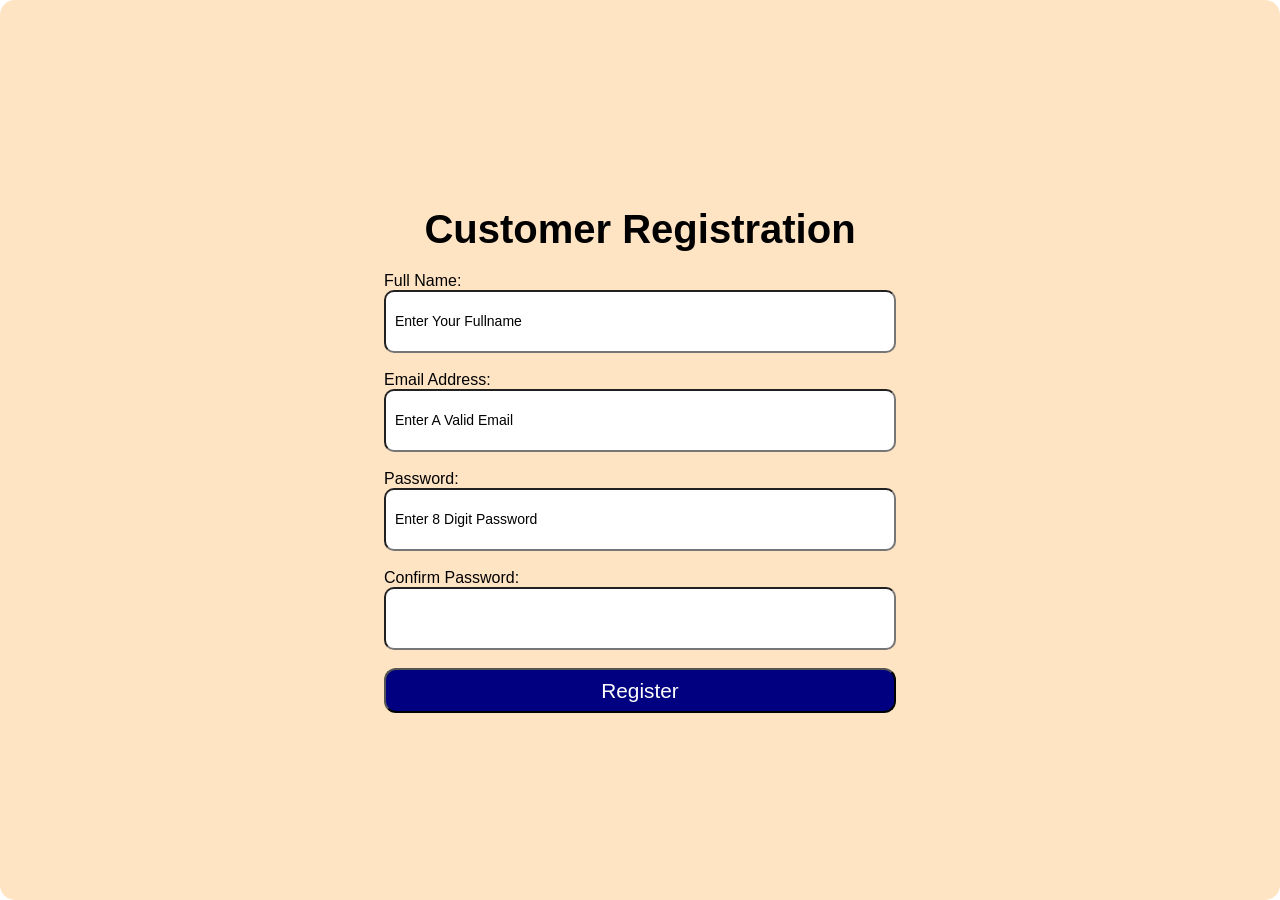
<file: index.html>
<!DOCTYPE html>
<html lang="en">

<head>
    <meta charset="UTF-8">
    <meta name="viewport" content="width=device-width, initial-scale=1.0">
    <title>Document</title>
    <link rel="stylesheet" href="./style.css">
</head>


<body>

    <div class="Register">

        <div class="register-container">

            <h1 class="form-header">Customer Registration</h1>

            <form id="registerForm">

                <label>Full Name:</label><br>
                <input type="text" id="fullname" placeholder="Enter your fullname" required><br><br>

                <label>Email Address:</label><br>
                <input type="text" id="email" placeholder="Enter a valid email" required><br><br>

                <label>Password:</label><br>

                <input type="password" id="password" placeholder="enter 8 digit password" required><br><br>
                <label>Confirm Password:</label><br>
                <input type="password" id="confirmPassword" required><br><br>
                <p id="feedback"></p>
                <button type="submit">Register</button>

            </form>

        </div>
        <!-- <p id="feedback"></p> -->
    </div>
    <script>

        let form = document.getElementById("registerForm");
        let fullname = document.getElementById("fullname");
        let email = document.getElementById("email");
        let password = document.getElementById("password");
        let confirmPassword =
            document.getElementById("confirmPassword");
        let feedback = document.getElementById("feedback");

        form.addEventListener("submit", function (event) {


            event.preventDefault();

            if (
                fullname.value.trim() == "" ||
                email.value.trim() == "" ||
                password.value == "" ||
                confirmPassword.value == ""
            ) {
                feedback.innerHTML = "Please complete all fields.";
                feedback.style.color = "red";
            }

            else if (!email.value.includes("@")) {
                feedback.innerHTML =
                    "Please enter a valid email address.";
                feedback.style.color = "red";
            }

            else if (password.value.length < 6) {
                feedback.innerHTML =
                    "Your password must contain at least 8 characters.";
                feedback.style.color = "red";
            }

            else if (password.value != confirmPassword.value) {
                feedback.innerHTML =
                    "Your passwords do not match.";
                feedback.style.color = "red";
            }

            else {
                feedback.innerHTML =
                    "Registration completed successfully!";
                feedback.style.color = "green";
                setTimeout(function () {
                    window.location.href = "adorn.html";
                }, 2000);
            }

        });

    </script>

</body>

</html>
</file>
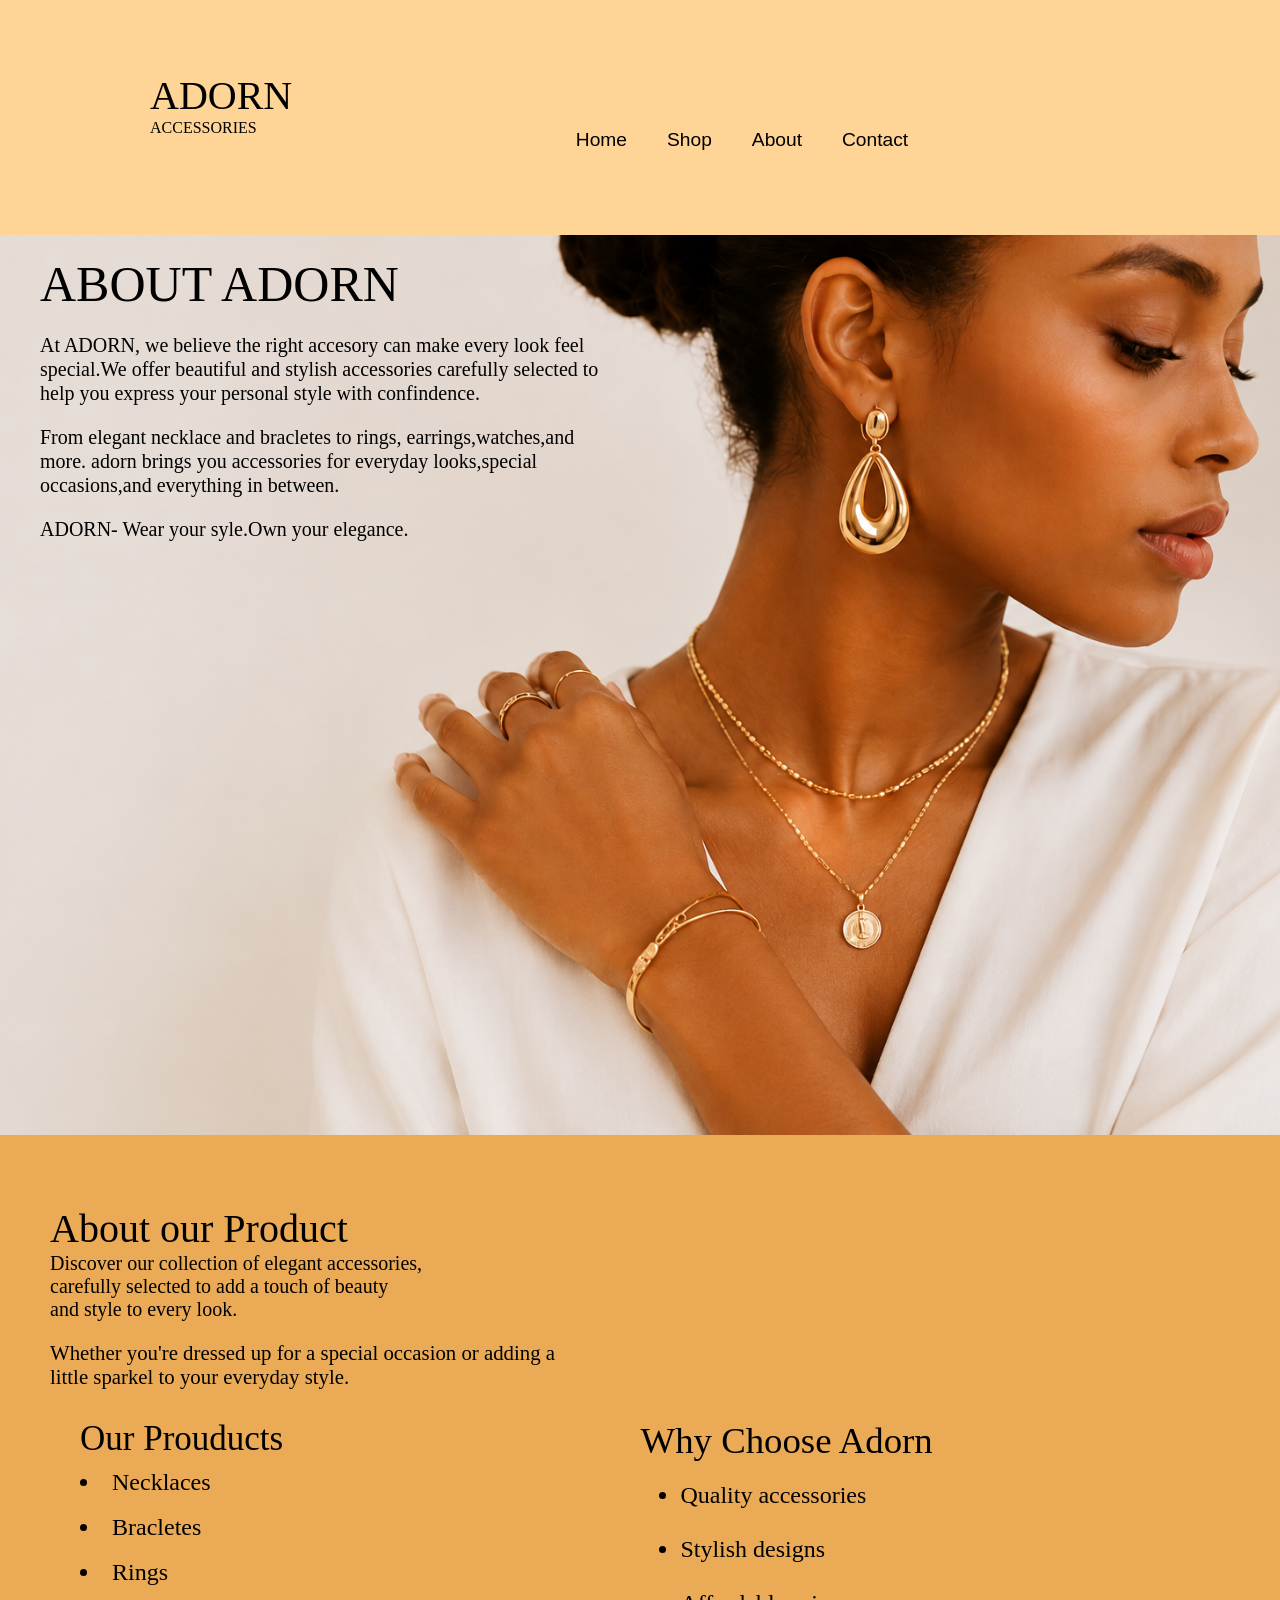
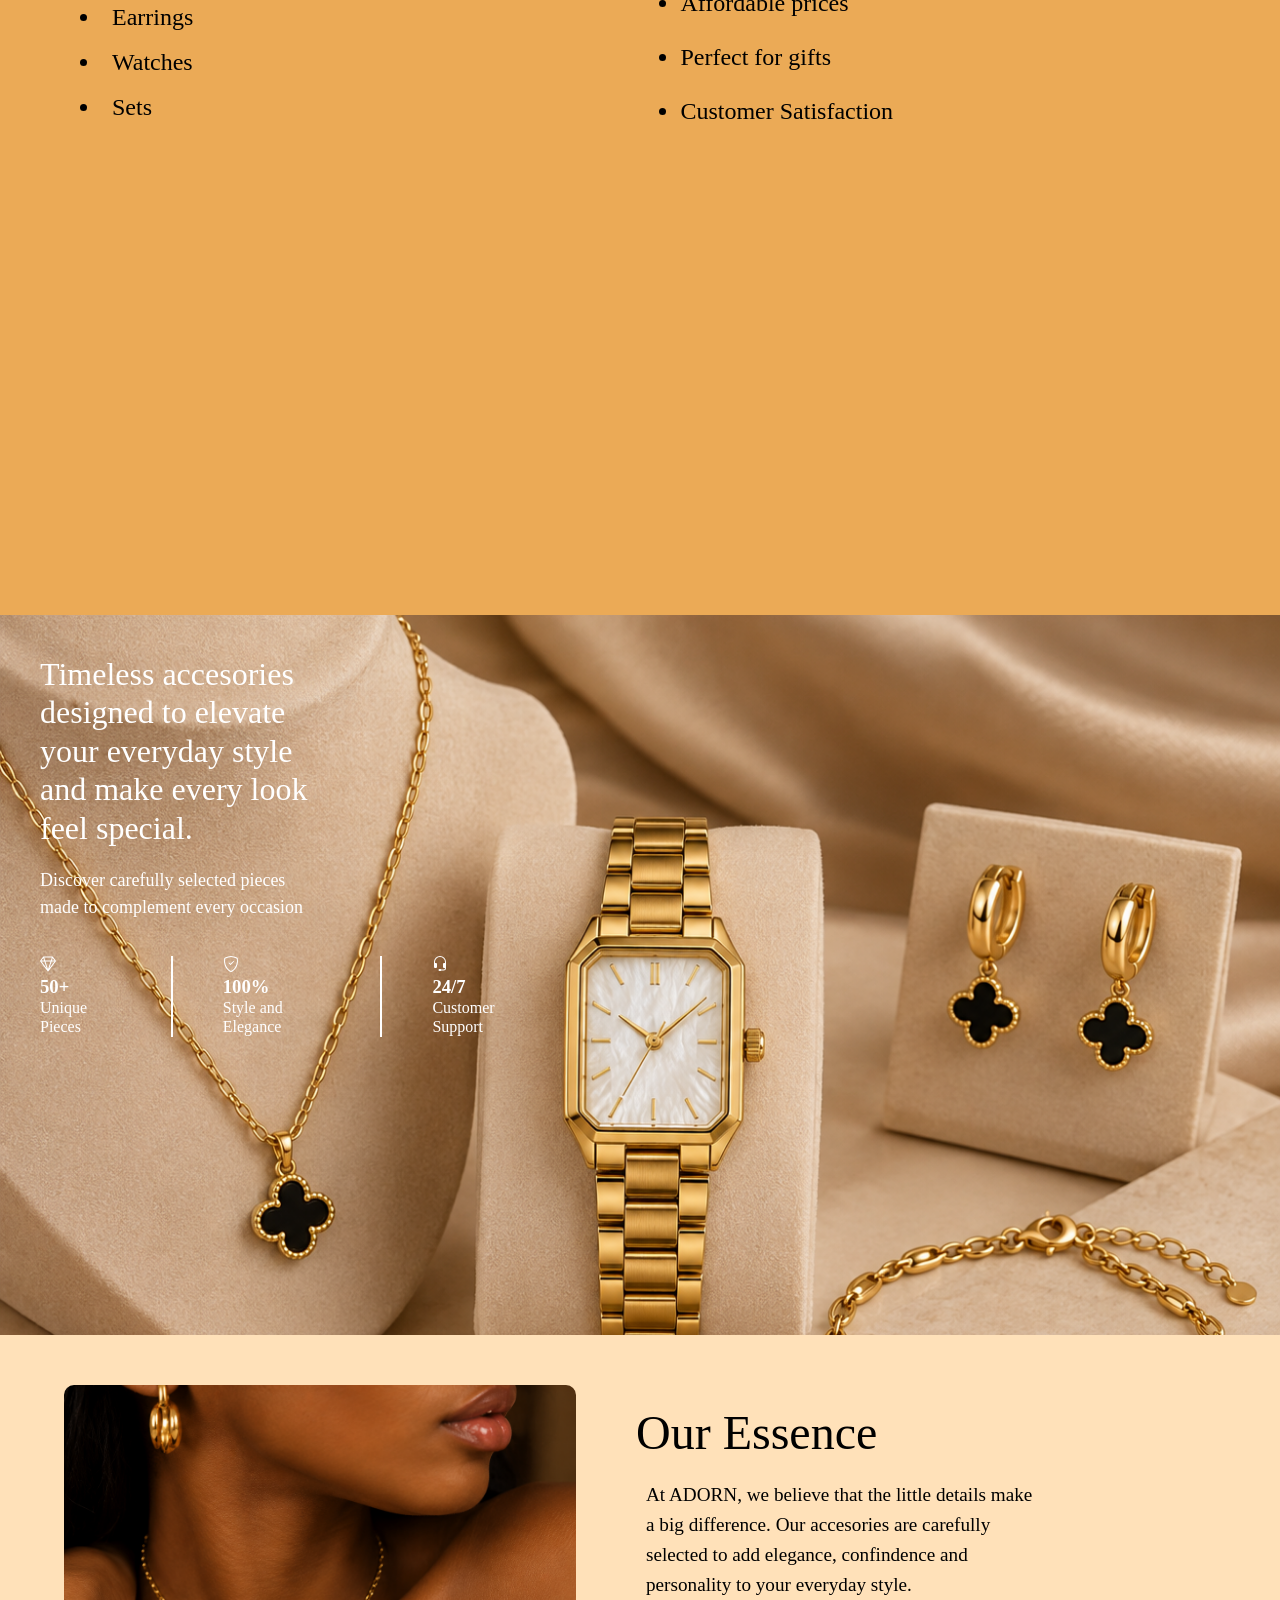
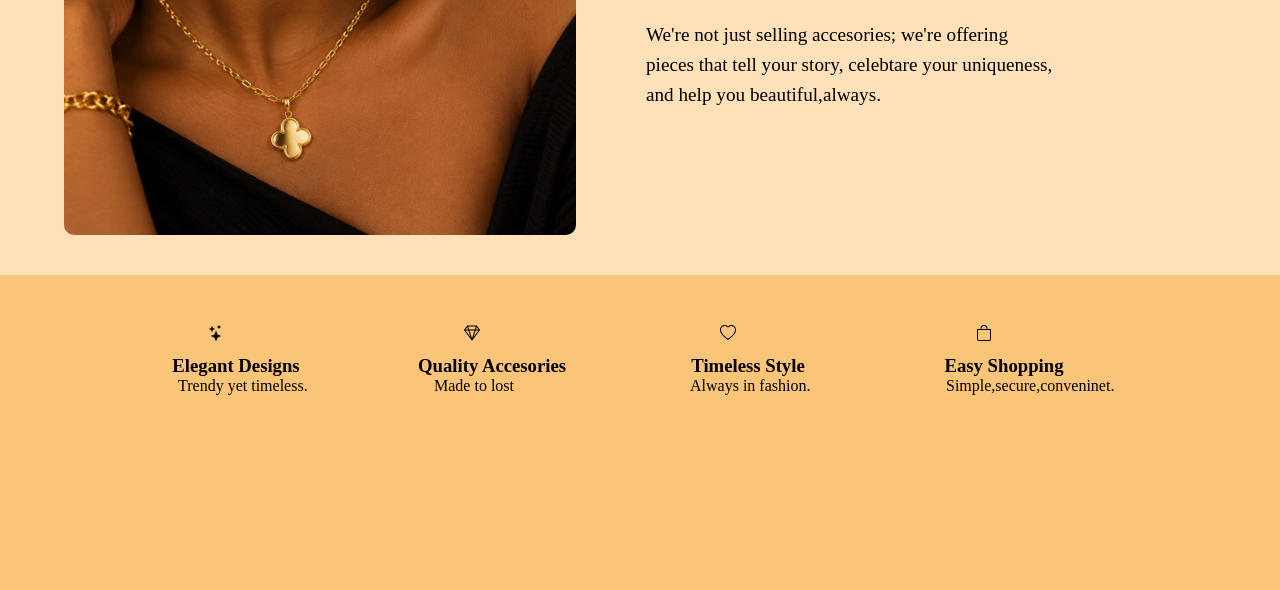
<file: About.html>
<!DOCTYPE html>
<html lang="en">

<head>
    <meta charset="UTF-8">
    <meta name="viewport" content="width=device-width, initial-scale=1.0">
    <title>Document</title>
    <link rel="stylesheet" href="About.css">
</head>

<body>

    <body>
        <header class="head">
            <div class="navigation">
                <div class="adorn">
                    <p class="access"><span class="tea">adorn</span><br>accessories</p>

                </div>
                <div class="nava">


                    <ul class="unorder">
                        <li class="list"><a href="./adorn.html" class="anch">Home</a></li>
                        <li class="list"><a href="./shop.html" class="anch">Shop</a></li>
                        <li class="list"><a href="./About.html" class="anch">About</a></li>
                        <li class="list"><a href="./Contact.html" class="anch">Contact</a></li>
                    </ul>

                </div>

            </div>

        </header>
        <section class="sect-1">
            <div class="ELE">
                <p class="Ele">ABOUT ADORN</p>
                <div class="BR">At ADORN, we believe the right accesory can make every
                    look feel special.We offer beautiful and stylish accessories carefully
                    selected to help you express your personal style with confindence. <br>
                    <div class="paragraph">
                        <p class="elegant">
                            From elegant necklace and bracletes to rings, earrings,watches,and more.
                            adorn brings you accessories for everyday looks,special occasions,and everything in between.
                        </p>
                     
                        <p class="style">
                            ADORN- Wear your syle.Own your elegance.
                        </p>

                    </div>


                </div>
            </div>
        </section>
        <section class="container">
            <p class="intro">About our Product</p>
            <p class="Text">Discover our collection of elegant accessories,<br>
                carefully selected to add a touch of beauty <br>
                and style to every look.
            </p>
            <p class="paragraph3">
                Whether you're dressed up for a special occasion or adding a <br> little sparkel to your
                everyday style. <br>

            </p>
            <div class="wrapper">
                <div class="div">
                    <p class="Product">
                        Our Prouducts
                    </p>
                    <li>Necklaces</li> <br>
                    <li>Bracletes</li><br>
                    <li>Rings</li><br>
                    <li>Earrings</li><br>
                    <li>Watches</li><br>
                    <li>Sets</li>

                </div>
                <!-- <p class="paragraph4">Why Choose Adorn</p> -->

                <div class="styles-wrapper">
                    <p>Why Choose Adorn</p>
                    <ul>
                        <li>Quality accessories</li><br>
                        <li>Stylish designs</li><br>
                        <li>Affordable prices</li><br>
                        <li>Perfect for gifts</li><br>
                        <li>Customer Satisfaction</li>
                    </ul>
                </div>
            </div>
        </section>
        <section class="section-wrapper">

            <div class="about-text">

                <p>Timeless accesories <br>
                    designed to elevate <br>
                    your everyday style <br>
                    and make every look <br>
                    feel special.

                </p>
                <span class="span-text">
                    Discover carefully selected pieces <br>
                    made to complement every occasion
                </span>

                <div class="numbers">

                    <div class="stat">
                        <img src="./gem (1).svg" alt="">
                        <h3>50+</h3>
                        <p>Unique Pieces</p>
                    </div>
                    <hr>
                    <div class="number">
                        <p><img src="./shield-check.svg" alt="shield"></p>
                        <h3>100%</h3>
                        <p>Style and Elegance</p>
                    </div>
                  <hr>
                    <div class="number">
                        <img src="./headset.svg" alt="">
                        <h3>24/7</h3>
                        <p>Customer Support</p>

                    </div>
                </div>
            </div>

        </section>

        <section class="text-section">
            <div class="text-divs">
                <img src="./section.png" alt="" class="sec-holder">
            </div>
            <div class="text-div">
                <h1>Our Essence</h1>
                <p class="Essence-paragraph">At ADORN, we believe that the little details make <br> a big difference.
                    Our accesories are carefully <br> selected to add elegance, confindence and <br> personality to your
                    everyday style.</p>
                <p class="Essence-paragraph">
                    We're not just selling accesories; we're offering <br> pieces that tell
                    your story, celebtare your uniqueness, <br> and help you beautiful,always.
                </p>
            </div>
        </section>
        <section class="image-only">
            
            <div class="div-1">
                <img src="./stars.svg" alt="stars">
                <h3>Elegant Designs</h3>
                <p>Trendy yet timeless.</p>
            </div>
            <!-- <hr> -->
            <div class="div-1">
                <img src="./gem (1).svg" alt="">
                <h3>Quality Accesories</h3>
                <p>Made to lost</p>
            </div>
            <!-- <hr> -->
            <div class="div-1"> <img src="./heart.svg" alt="">
                <h3>Timeless Style</h3>
                <p>Always in fashion.</p>
            </div>
            <!-- <hr> -->
            <div class="div-1"> <img src="./bag (1).svg" alt="">
                <h3>Easy Shopping</h3>
                <p>Simple,secure,conveninet.</p>
            </div>
        </section>
    </body>

</html>
</body>

</html>
</file>
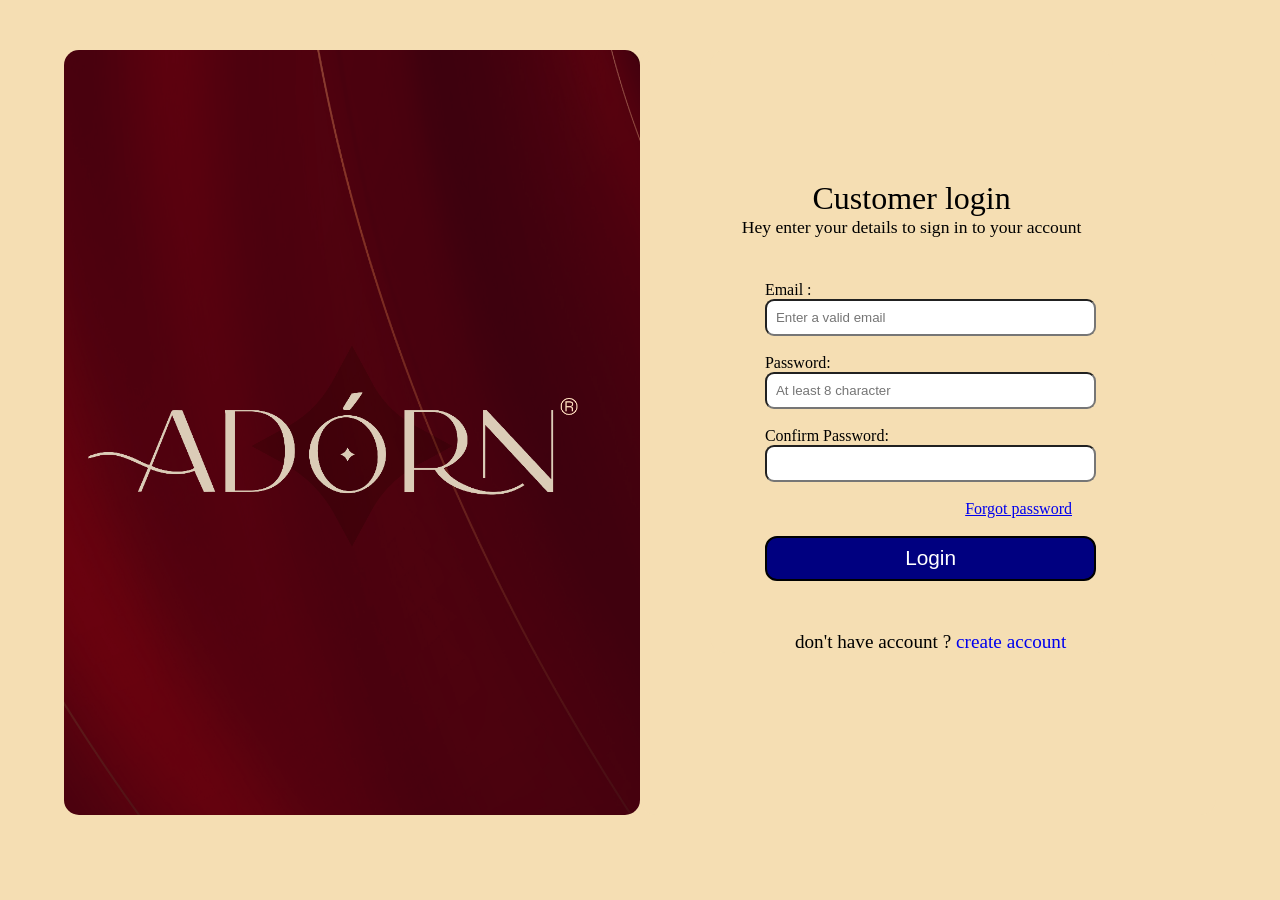
<file: adon.html>
<!DOCTYPE html>
<html lang="en">

<head>
    <meta charset="UTF-8">
    <meta name="viewport" content="width=device-width, initial-scale=1.0">
    <title>Document</title>
    <link rel="stylesheet" href="adon.css">
</head>

<body>

    <header class="head">
        <div class="card">

        </div>
        <div class="box">

            <div class="box-1">

                <div class="inner-container">
                   
                    <div class="Password">
                        <p class="text">Customer login</p>
                        <span class="span">Hey enter your details to sign in to your account</span>


                    </div>
                    <div class="register">
                        <form id="registerForm">


                            <label>Email :</label><br>
                            <input type="text" id="email" placeholder="Enter a valid email"><br><br>
                            <small class="error" id="emailError"></small>

                            <label>Password:</label><br>
                            <input type="password" id="password" placeholder="At least 8 character"><br><br>
                            <small class="error" id="passwordError"></small>
                            <label>Confirm Password:</label><br>
                            <input type="password" id="confirmPassword"><br><br>
                            <p class="from"><a href="./acess.html">Forgot password</a></p>
                            <p id="successfullMessage" role="status"></p>
                            <p id="feedback"></p><br>

                            <button type="submit">Login</button>

                            <p class="paragraph">don't have account ? <span class="sp"><a href="./acess.html"
                                        class="border">create account</a></span></p>
                        </form>

                    </div>
                </div>

                <script>
                
                    let form = document.getElementById("registerForm");
                    let email = document.getElementById("email");
                    let password = document.getElementById("password");
                    let confirmPassword =
                        document.getElementById("confirmPassword");
                    let feedback = document.getElementById("feedback");

                    form.addEventListener("submit", function (event) {


                        event.preventDefault();

                        if (

                            email.value.trim() == "" ||
                            password.value == "" ||
                            confirmPassword.value == ""
                        ) {
                            feedback.innerHTML = "Please complete all fields.";
                            feedback.style.color = "red";
                        }

                        else if (!email.value.includes("@")) {
                            feedback.innerHTML =
                                "Please enter a valid email address.";
                            feedback.style.color = "red";
                        }

                        else if (password.value.length < 6) {
                            feedback.innerHTML =
                                "Your password must contain at least 6 characters.";
                            feedback.style.color = "red";
                        }

                        else if (password.value != confirmPassword.value) {
                            feedback.innerHTML =
                                "Your passwords do not match.";
                            feedback.style.color = "red";
                        }

                        else {
                            feedback.innerHTML =
                                "Registration completed successfully!";
                            feedback.style.color = "green";

                            setTimeout(function () {
                                window.location.href = "index.html";
                            }, 2000);
                        }


                    });
                </script>
            </div>
        </div>
    </header>

</body>

</html>
</file>
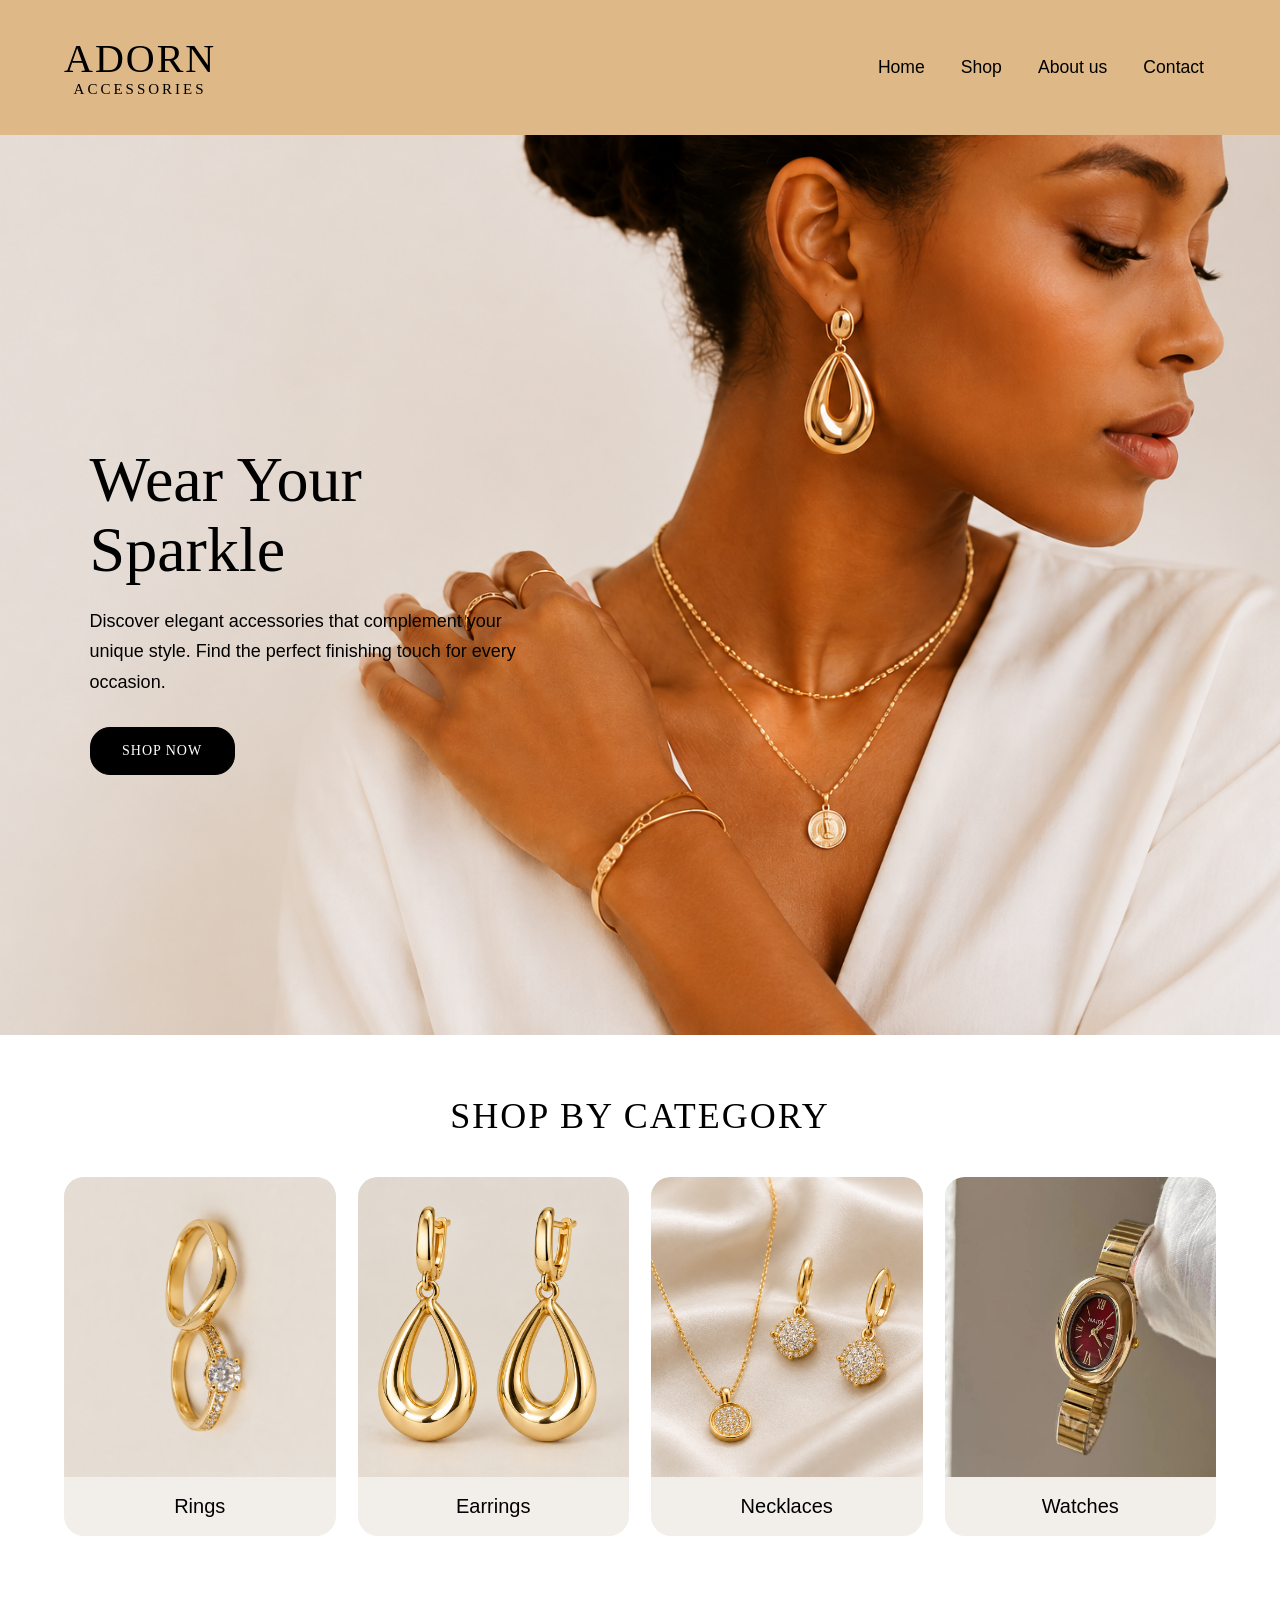
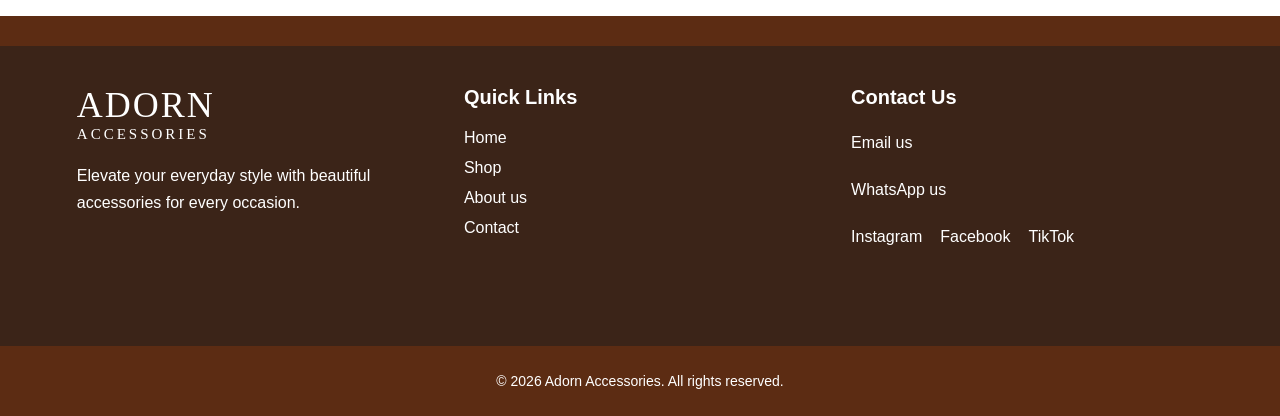
<file: adorn.html>
<!DOCTYPE html>
<html lang="en">

<head>
    <meta charset="UTF-8">
    <meta name="viewport" content="width=device-width, initial-scale=1.0">
    <title>Adorn Accessories</title>
    <link rel="stylesheet" href="adorn.css">
</head>

<body>

    <header class="head">
        <nav class="navigation">

            <div class="adorn">
                <p class="access">
                    <span class="tea">adorn</span><br>
                    accessories
                </p>
            </div>
            <div class="nava">
                <button class="menu" id="menu" aria-label="Open navigation menu" aria-expanded="false">
                    <span></span>
                    <span></span>
                    <span></span>
                </button>

                <ul class="unorder" id="unorder">
                    <li><a class="anch" href="#">Home</a></li>
                    <li><a class="anch" href="./shop.html">Shop</a></li>
                    <li><a class="anch" href="./About.html">About us</a></li>
                    <li><a class="anch" href="./Contact.html">Contact</a></li>
                </ul>
            </div>

        </nav>
    </header>

    <section class="hero">
        <div class="hero-content">
            <h1 class="Ele">
                Wear Your<br>
                <span class="BR">Sparkle</span>
            </h1>

            <div class="DIV">
                Discover elegant accessories that complement
                your unique style. Find the perfect finishing
                touch for every occasion.
            </div>

            <a href="./shop.html" class="btn">SHOP NOW</a>
        </div>
    </section>

    <!-- SHOP BY CATEGORY -->
    <section class="shop">
        <h2>SHOP BY CATEGORY</h2>

        <div class="card-section">
            <div class="card-container">

                <a href="./shop.html" class="card">
                    <div class="card-image-holder">
                        <img src="./9f2d8865d27b560c31c0df69def8931ae2f6cd323769f10fa23291f0906a5303.png"
                            alt="Rings collection" class="card-image">
                    </div>
                    <p class="ring">Rings</p>
                </a>
                <a href="./shop.html" class="card">
                    <div class="card-image-holder">
                        <img src="./earrings.png" alt="Earrings collection" class="card-image">
                    </div>
                    <p class="ring">Earrings</p>
                </a>

                <a href="./shop.html" class="card">
                    <div class="card-image-holder">
                        <img src="./necklace.png" alt="Necklaces collection" class="card-image">
                    </div>
                    <p class="ring">Necklaces</p>
                </a>

                <a href="./shop.html" class="card">
                    <div class="card-image-holder">
                        <img src="./IMG-20260902-WA0265.jpg" alt="Watches collection" class="card-image">
                    </div>
                    <p class="ring">Watches</p>
                </a>

            </div>
        </div>
    </section>

    <footer class="footer">
        <div class="footer-wrapp">

            <div class="foot-links">
                <p class="access">
                    <span class="tea">adorn</span><br>
                    accessories
                </p>

                <p class="foot-paragraph">
                    Elevate your everyday style with
                    beautiful accessories for every occasion.
                </p>
            </div>

            <div class="foot-links">
                <h3>Quick Links</h3>
                <ul class="nav">
                    <li><a href="./adorn.html">Home</a></li>
                    <li><a href="./shop.html">Shop</a></li>
                    <li><a href="./About.html">About us</a></li>
                    <li><a href="./Contact.html">Contact</a></li>
                </ul>
            </div>

            <div class="foot-links">
                <h3>Contact Us</h3>

                <p class="foot-paragraph">
                    <a href="mailto:pregodwin201@gmail.com">
                        Email us
                    </a>
                </p>

                <p class="foot-paragraph">
                    <a href="https://wa.me/2349049629912">
                        WhatsApp us
                    </a>
                </p>

                <div class="image-holder">
                    <a href="https://www.instagram.com/">Instagram</a>
                    <a href="https://www.facebook.com/">Facebook</a>
                    <a href="https://www.tiktok.com/">TikTok</a>
                </div>
            </div>

        </div>

        <div class="last-footer">
            <p>&copy; 2026 Adorn Accessories. All rights reserved.</p>
        </div>
    </footer>

    <script>
        const menu = document.getElementById("menu");
        const unorder = document.getElementById("unorder");

        menu.addEventListener("click", function () {
            const isOpen = unorder.classList.toggle("show");
            menu.classList.toggle("active", isOpen);
            menu.setAttribute("aria-expanded", isOpen);
        });

        document.querySelectorAll(".anch").forEach(function (link) {
            link.addEventListener("click", function () {
                unorder.classList.remove("show");
                menu.classList.remove("active");
                menu.setAttribute("aria-expanded", "false");
            });
        });
    </script>

</body>

</html>
</file>
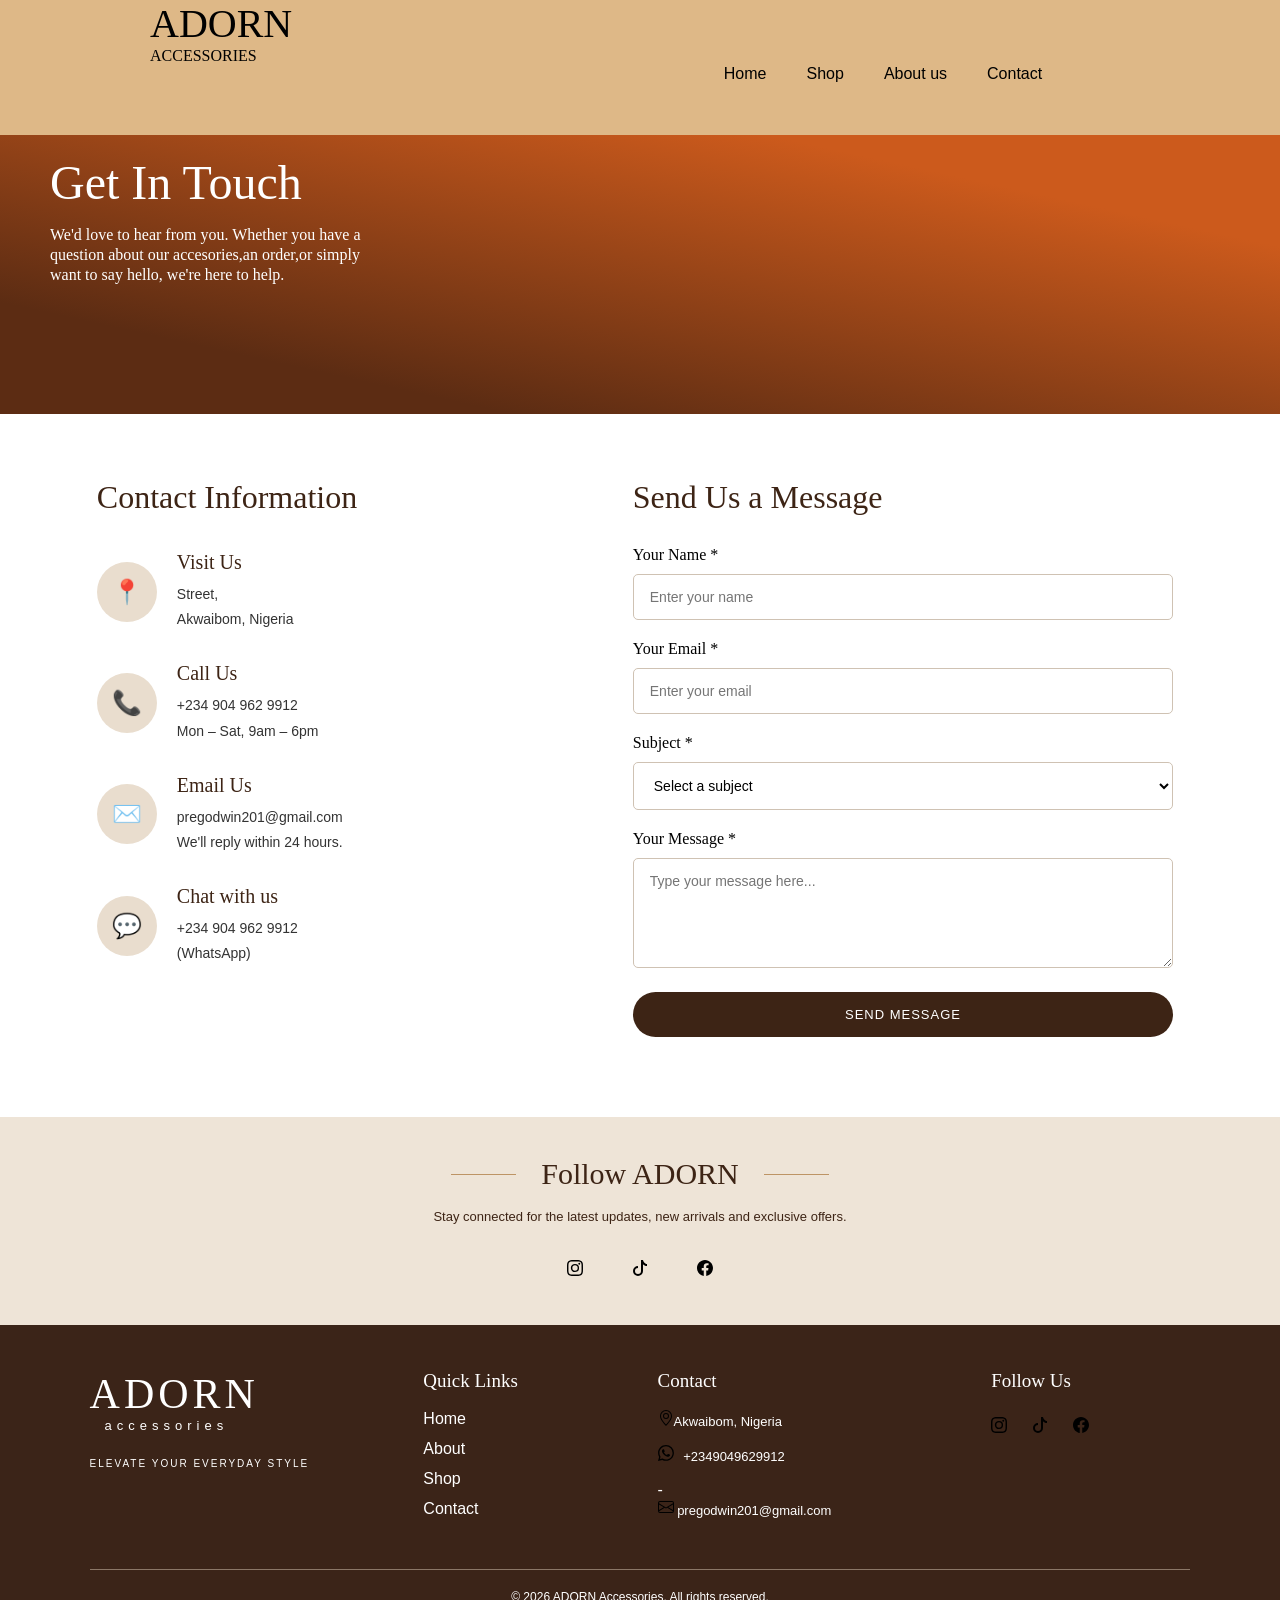
<file: Contact.html>
<!DOCTYPE html>
<html lang="en">

<head>
    <meta charset="UTF-8">
    <meta name="viewport" content="width=device-width, initial-scale=1.0">
    <title>Document</title>
    <link rel="stylesheet" href="contact.css">
    <link rel="stylesheet" href="script.js">
</head>

<body>
    <header class="head">
        <div class="navigation">
            <div class="adorn">
                <p class="access"><span class="tea">Adorn</span><br>accessories</p>

            </div>
            <div class="nava">


                <ul class="unorder">
                    <li class="list"><a href="./adorn.html" class="anch">Home</a></li>
                    <li class="list"><a href="./shop.html" class="anch">Shop</a></li>
                    <li class="list"><a href="./About.html" class="anch">About us</a></li>
                    <li class="list"><a href="#" class="anch">Contact</a></li>
                </ul>

            </div>
        </div>

    </header>
    <section class="CLASS">
        <div class="DEV">
            <h1 class="GET">Get In Touch</h1>
            <p>We'd love to hear from you. Whether you have a <br> question about our accesories,an order,or simply <br>
                want to say hello, we're here to help.
            </p>
        </div>
    </section>
    <section class="contact-section-1">
        <div class="contact-info">
            <h2>Contact Information</h2>

            <div class="info-item">
                <div class="icon-circle">📍</div>
                <div class="info-text">
                    <h3>Visit Us</h3>
                    <p> Street,<br>Akwaibom, Nigeria</p>
                </div>
            </div>

            <div class="info-item">
                <div class="icon-circle">📞</div>
                <div class="info-text">
                    <h3>Call Us</h3>
                    <p>+234 904 962 9912<br>Mon – Sat, 9am – 6pm</p>
                </div>
            </div>

            <div class="info-item">
                <div class="icon-circle">✉️</div>
                <div class="info-text">
                    <h3>Email Us</h3>
                    <p> pregodwin201@gmail.com<br>
                        We'll reply within 24 hours.</p>
                </div>
            </div>

            <div class="info-item">
                <div class="icon-circle">💬</div>
                <div class="info-text">
                    <h3>Chat with us</h3>
                    <p>+234 904 962 9912<br>(WhatsApp)</p>
                </div>
            </div>
        </div>
        <div class="contact-form">
            <h2>Send Us a Message</h2>

            <form id="contactForm" action="at">
                <div class="form-group">
                    <label for="name">Your Name *</label>
                    <input type="text" id="name" placeholder="Enter your name" required>
                </div>

                <div class="form-group">
                    <label for="email">Your Email *</label>
                    <input type="email" id="email" placeholder="Enter your email" required>
                </div>

                <div class="form-group">
                    <label for="subject">Subject *</label>
                    <select id="subject" required>
                        <option value="">Select a subject</option>
                        <option value="product">Product enquiry</option>
                        <option value="order">Order support</option>
                        <option value="delivery">Delivery question</option>
                        <option value="other">Other</option>
                    </select>
                </div>

                <div class="form-group">
                    <label for="message">Your Message *</label>
                    <textarea id="message" placeholder="Type your message here..." required></textarea>
                </div>
                <form action="https://formspree.io/f/xxxxxx" method="POST">

                    <button type="submit">SEND MESSAGE</button>
                </form>


                <p id="response"></p>
            </form>
        </div>
    </section>
    <section class="social-section">

        <div class="social-heading">
            <span></span>
            <h2>Follow ADORN</h2>
            <span></span>
        </div>

        <p>
            Stay connected for the latest updates,
            new arrivals and exclusive offers.
        </p>

        <div class="social-links">
            <a href="#" class="social-icon"><img src="./instagram.svg" alt=""></a>
            <a href="#" class="social-icon"><img src="./tiktok.svg" alt=""></a>
            <a href="#" class="social-icon"><img src="./facebook.svg" alt=""></a>
        </div>
    </section>
    <footer class="footer">

        <div class="footer-wrap">

            <!-- Brand -->
            <div class="footer-brand">
                <h1>ADORN</h1>
                <p class="accessories">accessories</p>
                <p class="tagline">ELEVATE YOUR EVERYDAY STYLE</p>
            </div>

            <!-- Quick Links -->
            <div class="footer-links">
                <h3>Quick Links</h3>
                <ul>
                    <li><a href="./adorn.html">Home</a></li>
                    <li><a href="./About.html">About</a></li>
                    <li><a href="./shop.html">Shop</a></li>
                    <li><a href="./Contact.html">Contact</a></li>
                </ul>
            </div>

            <!-- Contact -->
            <div class="footer-contact">
                <h3>Contact</h3>

                <p><img src="./geo-alt (1).svg" alt="">Akwaibom, Nigeria </p>


                <p><img src="./whatsapp (1).svg" alt="">
                    <a href="https://wa.me/2349049629912">
                        <i class="fa-brands fa-whatsapp"></i>
                        <span class="number">+2349049629912</span>
                    </a>
                </p>-

                <p><img src="./envelope.svg" alt=""> <a href="mailto:pregodwin201@gmail.com">
                        pregodwin201@gmail.com
                    </a></p>
            </div>

            <!-- Social Media -->
            <div class="footer-social">
                <h3>Follow Us</h3>
                <div class="social-icons">
                    <a href="https://instagram.com/" target="_blank" aria-label="Instagram"><img src="./instagram.svg"
                            alt=""></a>

                    <a href="https://tiktok.com/" target="_blank" aria-label="TikTok"><img src="tiktok.svg" alt=""></a>

                    <a href="https://facebook.com/" target="_blank" aria-label="Facebook"><img src="./facebook.svg"
                            alt=""></a>
                </div>
            </div>

        </div>

        <div class="footer-bottom">
            <p>© 2026 ADORN Accessories. All rights reserved.</p>
        </div>

    </footer>
</body>

</html>
</file>
<file: style.css>
* {
    margin: 0;
    padding: 0;
    box-sizing: border-box;
    font-family: 'Gill Sans', 'Gill Sans MT', Calibri, 'Trebuchet MS', sans-serif;
}

.Register {
    width: 100%;
    height: 100vh;
    /* border: 2px solid purple; */
    background-color: bisque;
    border-radius: 15px;
    display: flex;
    align-items: center;
    justify-content: center;
}

.register-container {
    width: 80%;
    height: fit-content;
    display: flex;
    flex-direction: column;
    align-items: center;
}

.form-header {
    text-align: center;

    font-weight: 30px;
    font-size: 2.5rem;
    padding: 20px 0px;
}

#registerForm {
    width: 50%;
    height: fit-content;
}

#fullname,
#email,
#password,
#confirmPassword {
    width: 100%;
    height: 7vh;
    padding: 9px;
    border-radius: 10px;
    /* border: 1px solid black; */
}

label {
    text-transform: capitalize;

}

input::placeholder {
    text-transform: capitalize;
    color: black;
    font-size: 14px;
}

button {
    height: 5vh;
    width: 100%;
    /* border: 2px solid black; */
    color: white;
    text-decoration: none;
    font-size: 1.3rem;
    background-color: navy;
    border-radius: 12px;
}

@media screen and (max-width: 1024px) {

    .Register {
        width: 100%;
        min-height: 100vh;
        height: auto;
        padding: 40px 20px;
    }

    .register-container {
        width: 90%;
    }

    .form-header {
        font-size: 2.2rem;
    }

    #registerForm {
        width: 70%;
    }

    #fullname,
    #email,
    #password,
    #confirmPassword {
        height: 50px;
    }

    button {
        height: 48px;
    }
}


/* MOBILE RESPONSIVENESS */
@media screen and (max-width: 600px) {

    .Register {
        width: 100%;
        min-height: 100vh;
        height: auto;
        padding: 30px 15px;
        border-radius: 0;
        border: none;
    }

    .register-container {
        width: 100%;
    }

    .form-header {
        font-size: 1.8rem;
        padding: 15px 0 25px;
        line-height: 1.3;
    }

    #registerForm {
        width: 100%;
        max-width: 450px;
    }

    label {
        font-size: 1rem;
    }

    #fullname,
    #email,
    #password,
    #confirmPassword {
        width: 100%;
        height: 48px;
        padding: 12px;
        font-size: 1rem;
    }

    input::placeholder {
        font-size: 13px;
    }

    button {
        width: 100%;
        height: 48px;
        font-size: 1.1rem;
        cursor: pointer;
    }

    #feedback {
        font-size: 0.95rem;
        margin: 10px 0;
        overflow-wrap: anywhere;
    }
}


/* SMALL MOBILE PHONES */
@media screen and (max-width: 360px) {

    .Register {
        padding: 20px 12px;
    }

    .form-header {
        font-size: 1.5rem;
    }

    #registerForm {
        width: 100%;
    }

    #fullname,
    #email,
    #password,
    #confirmPassword {
        height: 45px;
    }

    button {
        height: 45px;
        font-size: 1rem;
    }
}
</file>
<file: About.css>
* {
    margin: 0;
    padding: 0;
    box-sizing: border-box;
}

.head {
    width: 100%;
    height: 15vh;

}

.navigation {
    width: 100%;
    height: 31vh;
    display: flex;
    align-items: center;
    font-family: 'Gill Sans', 'Gill Sans MT', Calibri, 'Trebuchet MS', sans-serif;
    /* border: 2px solid red ; */
    background-color: #ffd497;
}

.sect-1 {
    width: 100%;
    height: 100vh;
    background-image: url(./file_00000000038081f48b43a30e62c5123c.png);
    background-position: relative;
    background-repeat: 1;
    background-size: cover;
    background-color: rgba(148, 98, 38, 0.747);

}

.adorn {
    width: 20%;
    height: 15vh;
    margin-left: 150px;
    padding-bottom: 20px;
    /* margin-bottom: 50px; */
    position: relative;
    right: 100px;
    margin-top: 0;


}



.nava {
    width: 40%;
    height: 20vh;
    /* border: 3px solid purple;  */
    margin-left: 80px;

}

.nava {
    display: flex;
    align-items: center;
}

.unorder {
    display: flex;
    margin: auto;
    text-align: start;
    /* background-color: rgb(98, 71, 36); */
    font-size: 1.2rem;
}

.list {
    list-style: none;


}

.anch {
    padding: 20px;
    text-decoration: none;
    color: black;

}

.anch:hover {
    color: rgb(255, 255, 243);
}

.access {
    font-family: Georgia, 'Times New Roman', Times, serif;
    font-size: 16px;
    text-transform: uppercase;
    padding-left: 100px;
    padding-bottom: 30px;
    padding-right: 50px;
}

.tea {
    font-size: 40px;
}

.ELE {
    width: 45%;
    height: 20vh;
    margin-left: 70px;
    padding-bottom: 11%;
    /* margin-bottom: 50px; */
    position: relative;
    font-family: 'Times New Roman', Times, serif;
    font-size: 50px;
    padding-right: 0;
    padding-top: 20px;
    margin: 40px;
    margin-top: 100px;
}

.elegant {
    margin-top: 20px;
    text-align: 20px;
}

.paragraph3 {
    margin-top: 20px;
    text-align: 20px;
}

.style {
    margin-top: 20px;
    text-align: 20px;
}

.DIV {
    height: 20vh;
    width: 45%;
    font-family: Arial, Helvetica, sans-serif;
    font-size: 15px;
}

.BR {
    padding-left: 20px;
    padding-left: 0;
    padding-top: 20px;
    line-height: 1.2;
    font-size: 20px;
}



h2 {
    width: 30%;
    height: 20vh;
    font-size: 24px;
    font-family: Arial, Helvetica, sans-serif;
    padding-left: 100px;
    display: flex;
    display: block;
    margin: 0 auto;

}



.container {
    height: 120vh;
    width: 100%;
    background-color: rgb(235, 170, 86);
    color: black;
    /* display: flex;
    padding-bottom: 50px; */
    padding-left: 50px;
    display: flex;
    flex-direction: column;
}

.intro {
    /* border: 2px solid red ; */
    width: 100%;
    font-size: 40px;
    padding-top: 70px;
}

.Text {
    /* width: 20%; */
    /* border: 2px solid red ; */
    font-size: 20px;

}

.paragraph3 {
    font-size: 1.3rem;
}

.Product {
    height: 80px;
    width: 60%;
    padding-top: 30px;
    font-size: 35px;
    padding-right: 40px;
    /* border: 2px solid red ; */

}

.div {
    height: 60vh;
    width: 50%;
    padding-left: 30px;
    font-size: 1rem;
    /* background-image: url(./img.png); */
    /* border: 2px solid red; */
    text-align: 20px;
}

.div li {
    font-size: 1.5rem;
}


.styles-wrapper {
    text-align: left;
    width: 40%;
    height: 100vh;
    font-size: 1rem;
    /* border: 2px solid red ; */
    padding-top: 30px;
}

.styles-wrapper p {

    font-size: 2.3rem;
    text-align: left;
    margin-bottom: 20px;
    padding-right: 40px;
    /* border: 2px solid red; */
}

.wrapper {
    display: flex;
    width: 80%;
    height: 100vh;
    justify-content: space-between;
    text-align: left;
}

/* .styles-wrapper {
    display: flex;
    flex-direction: column;
    justify-content: center;
    align-items: center; }*/


.styles-wrapper ul {
    padding-left: 40px;
    font-size: 1.5rem;
}

.section-wrapper {
    height: 80vh;
    width: 100%;
    background-color: #ffd497;
    background-position: relative;
    display: flex;
    background-size: cover;
    background-image: url(./clover\ \ \ \ \ sert.png);
    /* background: linear-gradient(to right, #582f19, #8b5e3c, #9c4f29); */
    padding-right: 50px;
}

.about-text {
    width: 50%;
    padding: 40px;
    color: white;
}

.about-text p {
    font-size: 2rem;
    line-height: 1.2;
    margin: 0;
}

.span-text {
    display: block;
    font-size: 18px;
    line-height: 1.5;
    margin-top: 20px;
    margin-bottom: 35px;
}

.numbers {
    display: flex;
    gap: 50px;
    margin-top: 20px;
    /* border: 1px solid red ; */
    padding-right: 40px;
    padding-bottom: 90px;
    filter: brightness(0) invert(1);
}

.stat p {
    font-size: 1rem;

}

.number p {
    font-size: 1rem;
    /* border: 1px solid red ; */
}

.stat span {
    font-size: 1rem;
    /* border: 1px solid red ; */
}

.stat p {
    font-size: 1rem;
    /* border: 1px solid red ; */
}




.text-section {
    padding-top: 50px;
    height: 60vh;
    width: 100%;
    display: flex;
    justify-content: center;
    background-color: rgb(255, 225, 185);
}



.text-div {
    width: 50%;
    justify-content: center;
    height: 50vh;
    padding-top: 20px;
    padding-left: 40px;
}

.text-divs {
    width: 40%;
    justify-content: center;
    height: 50vh;

}

.sec-holder {
    width: 100%;
    height: 100%;
    object-fit: cover;
    object-position: center;
    border-radius: 10px;
}

h1 {
    padding-left: 20px;
    /* justify-content: center;
    display: flex; */
    font-size: 3rem;
    font-weight: 400;
    /* font-family: Cambria, Cochin, Georgia, Times, 'Times New Roman', serif; */
}

.Essence-paragraph {
    font-size: 1.2rem;
    line-height: 30px;
    padding-top: 20px;
    padding-left: 30px;
}

.image-only {
    height: 35vh;
    width: 100%;
    /* border: 2px solid red; */
    display: flex;
    justify-content: center;
    background-color: #fac479;
}


.div-1 {

    width: 20%;

    padding-top: 50px;

    padding-right: 40px;

}

.div-1 h3 {
    display: flex;
    justify-content: center;
}

.div-1 img {
    padding-left: 80px;
    padding-bottom: 10px;
}

.div-1 p {
    padding-left: 50px;
    padding-right: 30px;
}

@media screen and (max-width: 1024px) {

    .navigation {
        height: 20vh;
    }

    .adorn {
        width: 30%;
        margin-left: 50px;
        right: 0;
    }

    .access {
        padding-left: 20px;
        padding-right: 0;
    }

    .nava {
        width: 60%;
        margin-left: 20px;
    }

    .anch {
        padding: 10px;
    }

  
    .sect-1 {
        height: auto;
        min-height: 90vh;
    }

    .ELE {
        width: 80%;
        height: auto;
        margin: 0;
        padding: 100px 30px;
        font-size: 45px;
    }

    .BR {
        width: 100%;
        padding-top: 25px;
    }

    .DIV {
        width: 80%;
        height: auto;
    }

    
    .container {
        height: auto;
        min-height: 100vh;
        padding: 50px;
    }

    .wrapper {
        width: 100%;
        height: auto;
    }

    .div {
        width: 50%;
        height: auto;
    }

    .styles-wrapper {
        width: 50%;
        height: auto;
    }

    /* TIMELESS ACCESSORIES */
    .section-wrapper {
        height: auto;
        min-height: 70vh;
    }

    .about-text {
        width: 65%;
        padding: 50px;
    }

    .numbers {
        gap: 30px;
    }

    /* OUR ESSENCE */
    .text-section {
        height: auto;
        min-height: 60vh;
        padding: 40px;
    }

    .text-divs {
        width: 45%;
        height: 50vh;
    }

    .text-div {
        width: 55%;
    }

    .Essence-paragraph {
        padding-left: 10px;
    }

    /* FEATURES */
    .image-only {
        height: auto;
        min-height: 35vh;
        flex-wrap: wrap;
        padding: 30px;
    }

    .div-1 {
        width: 45%;
        padding: 25px;
    }

    .div-1 img {
        padding-left: 0;
        display: block;
        margin: auto;
    }

    .div-1 h3,
    .div-1 p {
        text-align: center;
        padding-left: 0;
        padding-right: 0;
    }
}




@media screen and (max-width: 768px) {

  
    .head {
        height: auto;
    }

    .navigation {
        height: auto;
        min-height: 110px;
        flex-direction: column;
        justify-content: center;
        padding: 15px 0;
    }

    .adorn {
        width: 100%;
        height: auto;
        margin: 0;
        right: 0;
        padding: 0;
        text-align: center;
    }

    .access {
        padding: 0;
        margin: 0;
    }

    .tea {
        font-size: 35px;
    }

    .nava {
        width: 100%;
        height: auto;
        margin: 10px 0 0;
    }

    .unorder {
        width: 100%;
        justify-content: center;
        align-items: center;
        margin: 0;
        padding: 0;
        gap: 5px;
    }

    .anch {
        padding: 8px;
        font-size: 14px;
    }


   

    .sect-1 {
        width: 100%;
        height: auto;
        min-height: 100vh;
        background-position: center;
    }

    .ELE {
        width: 100%;
        height: auto;
        margin: 0;
        padding: 70px 25px;
        font-size: 38px;
    }

    .BR {
        width: 100%;
        padding: 20px 0 0;
        font-size: 16px;
        line-height: 1.6;
    }

    .elegant,
    .style {
        margin-top: 20px;
        font-size: 16px;
    }


    

    .container {
        width: 100%;
        height: auto;
        min-height: auto;
        padding: 50px 25px;
    }

    .intro {
        width: 100%;
        padding-top: 0;
        font-size: 32px;
    }

    .Text {
        font-size: 17px;
        line-height: 1.6;
    }

    .paragraph3 {
        font-size: 16px;
        line-height: 1.6;
    }

    .wrapper {
        width: 100%;
        height: auto;
        display: flex;
        flex-direction: column;
        gap: 40px;
    }

    .div {
        width: 100%;
        height: auto;
        padding-left: 0;
    }

    .Product {
        width: 100%;
        height: auto;
        padding: 20px 0;
        font-size: 30px;
    }

    .div li {
        font-size: 18px;
        margin-bottom: 5px;
    }

    .styles-wrapper {
        width: 100%;
        height: auto;
        padding-top: 10px;
    }

    .styles-wrapper p {
        font-size: 30px;
        padding-right: 0;
    }

    .styles-wrapper ul {
        padding-left: 25px;
        font-size: 18px;
    }


    

    .section-wrapper {
        width: 100%;
        height: auto;
        min-height: 100vh;
        padding: 0;
        background-position: center;
    }

    .about-text {
        width: 100%;
        padding: 60px 25px;
    }

    .about-text > p {
        font-size: 30px;
        line-height: 1.3;
    }

    .span-text {
        font-size: 16px;
        line-height: 1.5;
        margin-top: 20px;
    }

    .numbers {
        width: 100%;
        display: flex;
        flex-direction: column;
        gap: 25px;
        padding: 20px 0 40px;
        margin-top: 20px;
    }

    .numbers hr {
        width: 100%;
    }

    .stat,
    .number {
        width: 100%;
        text-align: center;
    }

    .stat img,
    .number img {
        width: 30px;
    }

    .stat h3,
    .number h3 {
        font-size: 24px;
    }

    .stat p,
    .number p {
        font-size: 14px;
    }


   

    .text-section {
        width: 100%;
        height: auto;
        min-height: auto;
        padding: 40px 25px;
        display: flex;
        flex-direction: column;
        gap: 30px;
    }

    .text-divs {
        width: 100%;
        height: 300px;
    }

    .sec-holder {
        width: 100%;
        height: 100%;
        object-fit: cover;
    }

    .text-div {
        width: 100%;
        height: auto;
        padding: 0;
    }

    h1 {
        padding-left: 0;
        font-size: 32px;
    }

    .Essence-paragraph {
        font-size: 16px;
        line-height: 1.7;
        padding: 15px 0 0;
    }


    

    .image-only {
        width: 100%;
        height: auto;
        display: grid;
        grid-template-columns: 1fr 1fr;
        gap: 20px;
        padding: 40px 20px;
    }

    .div-1 {
        width: 100%;
        padding: 20px 10px;
    }

    .div-1 img {
        width: 35px;
        height: 35px;
        padding: 0;
        margin: 0 auto 15px;
        display: block;
    }

    .div-1 h3 {
        font-size: 16px;
        text-align: center;
    }

    .div-1 p {
        font-size: 14px;
        text-align: center;
        padding: 0;
    }
}




@media screen and (max-width: 480px) {

    .tea {
        font-size: 30px;
    }

    .access {
        font-size: 13px;
    }

    .unorder {
        gap: 0;
    }

    .anch {
        padding: 6px;
        font-size: 12px;
    }

    .ELE {
        padding: 60px 20px;
        font-size: 32px;
    }

    .BR {
        font-size: 15px;
    }

    .intro {
        font-size: 28px;
    }

    .Text,
    .paragraph3 {
        font-size: 15px;
    }

    .Product,
    .styles-wrapper p {
        font-size: 27px;
    }

    .div li,
    .styles-wrapper ul {
        font-size: 16px;
    }

    .about-text > p {
        font-size: 27px;
    }

    .span-text {
        font-size: 14px;
    }

    .text-divs {
        height: 250px;
    }

    h1 {
        font-size: 28px;
    }

    .Essence-paragraph {
        font-size: 15px;
    }

    .image-only {
        grid-template-columns: 1fr;
    }

    .div-1 {
        padding: 15px;
    }
}
</file>
<file: adon.css>
* {
    margin: 0;
    padding: 0;
    box-sizing: border-box;
}

body {
    background-color: wheat;
}

.head {
    height: 85vh;
    width: 90%;
    margin: 0 auto;
    background-color: wheat;
    border-radius: 20px;
    margin-top: 50px;
    justify-content: center;
    display: flex;
}

.card {
    height: 85vh;
    width: 90%;
    background-image: url(./1.png);
    background-position: center;
    background-size: cover;
    border-radius: 15px;
}

.box {
    height: 85vh;
    background-color: wheat;
    width: 90%;
    border-radius: 15px;

}

input {
    border-radius: 9px;
    width: 100%;
    padding: 9px;
}

.box-1 {
    height: 67vh;
    width: 70%;
    border-radius: 15px;
    margin-bottom: 50px;
    margin-left: 70px;
    background-color: wheat;
    justify-content: center;
    display: flex;
    align-items: center;
    padding-top: 30px;
}
.notification {
    display: none;
    background: #d4edda;
    color: #155724;
    padding: 9px;
    border-radius: 8px;
    border: 1px solid red;
}
.notification{
    display: block;
}
.text {
    display: flex;
    justify-content: center;
    font-size: 2rem;

    font-family: 'Times New Roman', Times, serif;
}
.from{
    width: 100%;
    /* border: 2px solid red ; */
    justify-content: center;display: flex;
    padding-left: 11rem;
    
  /* padding-left: 20rem; */
}
.span {
    font-size: 1.1rem;
    margin-bottom: 50px;
    justify-content: center;
    display: flex;
}

.inner-box {
    justify-content: center;
    display: flex;
    font-size: 25px;
    background-color: black;
    align-items: center;
    padding-top: 30px;
}

.register {
    height: 27vh;
    padding-left: 38px;
    border-radius: 20px;
    margin-bottom: 30px;
}

.Password {
    height: 9vh;
    margin-bottom: 20px;
    /* border: 2px solid blue; */
}

button{
    height: 5vh;
    width: 100%;
    border: 2px solid black;
    color: white;
    text-decoration: none;
    font-size: 1.3rem;
    background-color: navy;
    border-radius: 12px;
}

.paragraph {
    font-size: 1.2rem;
    margin: 30px;
    margin-top: 50px;
    /* border: 2px solid red ; */
}

.border {
    /* border: 2px solid red ; */
    text-decoration: none;
}

img {
    border-top: 50px;
    /* background-image: none; */
    border: 2px solid red;
}
/* TABLETS */
@media screen and (max-width: 1024px) {

    .head {
        width: 95%;
        height: auto;
        min-height: 85vh;
        margin-top: 30px;
    }

    .card {
        width: 50%;
        height: auto;
        min-height: 85vh;
    }

    .box {
        width: 50%;
        height: auto;
        min-height: 85vh;
        padding: 20px;
    }

    .box-1 {
        width: 100%;
        height: auto;
        min-height: 70vh;
        margin: 0;
        padding: 25px 10px;
    }

    .register {
        width: 100%;
        height: auto;
        padding-left: 0;
    }

    .from {
        padding-left: 0;
        justify-content: flex-end;
    }

    .paragraph {
        font-size: 1rem;
        margin: 25px 0;
    }

    .span {
        font-size: 0.95rem;
        text-align: center;
    }
}


/* MOBILE PHONES */
@media screen and (max-width: 600px) {

    body {
        background-color: wheat;
    }

    .head {
        width: 100%;
        min-height: 100vh;
        height: auto;
        margin: 0;
        padding: 15px;
        display: flex;
        flex-direction: column;
        align-items: center;
        border-radius: 0;
    }

    .card {
        width: 100%;
        height: 220px;
        min-height: 0;
        background-position: center;
        background-size: cover;
        border-radius: 15px 15px 0 0;
    }

    .box {
        width: 100%;
        height: auto;
        min-height: 0;
        padding: 20px;
        border-radius: 0 0 15px 15px;
    }

    .box-1 {
        width: 100%;
        height: auto;
        min-height: 0;
        margin: 0;
        padding: 10px 0;
        display: flex;
        flex-direction: column;
    }

    .inner-container {
        width: 100%;
    }

    .Password {
        height: auto;
        margin-bottom: 25px;
    }

    .text {
        font-size: 1.8rem;
        margin-bottom: 10px;
    }

    .span {
        display: block;
        font-size: 0.95rem;
        line-height: 1.5;
        text-align: center;
        margin-bottom: 20px;
    }

    .register {
        width: 100%;
        height: auto;
        padding-left: 0;
        margin-bottom: 0;
    }

    input {
        width: 100%;
        padding: 12px;
        font-size: 1rem;
        margin-top: 5px;
    }

    label {
        font-size: 1rem;
    }

    .from {
        width: 100%;
        padding-left: 0;
        justify-content: flex-end;
        margin-bottom: 15px;
    }

    button {
        width: 100%;
        height: 48px;
        font-size: 1.1rem;
        cursor: pointer;
    }

    .paragraph {
        font-size: 0.95rem;
        margin: 25px 0 10px;
        text-align: center;
        line-height: 1.6;
    }

    .error {
        font-size: 0.85rem;
    }

    #feedback,
    #successfullMessage {
        font-size: 0.9rem;
        overflow-wrap: anywhere;
    }
}


/* VERY SMALL PHONES */
@media screen and (max-width: 360px) {

    .head {
        padding: 8px;
    }

    .card {
        height: 170px;
    }

    .box {
        padding: 15px;
    }

    .text {
        font-size: 1.5rem;
    }

    .span {
        font-size: 0.85rem;
    }

    .paragraph {
        font-size: 0.85rem;
    }
}
</file>
<file: adorn.css>
/* GENERAL SETTINGS */
* {
    margin: 0;
    padding: 0;
    box-sizing: border-box;
}

html {
    scroll-behavior: smooth;
}

body {
    width: 100%;
    font-family: "Gill Sans", sans-serif;
    overflow-x: hidden;
}

img {
    max-width: 100%;
    display: block;
}

a {
    text-decoration: none;
    color: inherit;
}

/* NAVIGATION */
.head {
    width: 100%;
    height: 15vh;
}

.navigation {
    width: 100%;
    min-height: 15vh;
    display: flex;
    position: fixed;
    top: 0;
    left: 0;
    z-index: 99;
    align-items: center;
    justify-content: space-between;
    background-color: burlywood;
    padding: 10px 5%;
}

.adorn {
    flex-shrink: 0;
}

.access {
    font-family: Georgia, serif;
    text-transform: uppercase;
    text-align: center;
    font-size: 15px;
    letter-spacing: 3px;
    line-height: 1.1;
}

.tea {
    font-family: Georgia, serif;
    font-size: 40px;
    letter-spacing: 2px;
}

.nava {
    display: flex;
    align-items: center;
}

.unorder {
    list-style: none;
    display: flex;
    align-items: center;
    gap: 12px;
}

.unorder li {
    list-style: none;
}

.anch {
    display: block;
    padding: 12px;
    color: black;
    font-size: 1.1rem;
    transition: color 0.3s ease;
    border: 2px soolid red ;
}

.anch:hover {
    color: rgb(159, 159, 10);
}

/* HAMBURGER MENU */
.menu {
    display: none;
    width: 42px;
    height: 38px;
    border: none;
    background: transparent;
    cursor: pointer;
    flex-direction: column;
    justify-content: center;
    align-items: center;
    gap: 6px;
}

.menu span {
    display: block;
    width: 28px;
    height: 3px;
    background-color: black;
    border-radius: 5px;
    transition: 0.3s ease;
}

.menu.active span:first-child {
    transform: translateY(9px) rotate(45deg);
}

.menu.active span:nth-child(2) {
    opacity: 0;
}

.menu.active span:last-child {
    transform: translateY(-9px) rotate(-45deg);
}

/* HERO SECTION */
.hero {
    width: 100%;
    min-height: 100vh;
    background-image: url("./file_00000000038081f48b43a30e62c5123c.png");
    background-size: cover;
    background-position: center;
    background-repeat: no-repeat;
    display: flex;
    align-items: center;
    padding: 100px 7% 50px;
}

.hero-content {
    width: 50%;
    max-width: 650px;
    color: black;
    font-family: "Times New Roman", serif;
}

.Ele {
    font-size: clamp(42px, 5vw, 70px);
    font-weight: normal;
    line-height: 1.1;
    margin-bottom: 20px;
}

.BR {
    display: inline-block;
}

.DIV {
    width: 100%;
    max-width: 450px;
    font-family: "Gill Sans", sans-serif;
    font-size: 18px;
    line-height: 1.7;
    margin-bottom: 30px;
}

.btn {
    display: inline-flex;
    justify-content: center;
    align-items: center;
    min-width: 145px;
    min-height: 48px;
    padding: 12px 22px;
    background-color: black;
    color: white;
    border-radius: 20px;
    border: 1px solid black;
    font-size: 14px;
    letter-spacing: 1px;
    transition: 0.3s ease;
}

.btn:hover {
    background-color: transparent;
    color: black;
}

/* SHOP BY CATEGORY */
.shop {
    width: 100%;
    padding: 60px 5% 80px;
}

.shop h2 {
    width: 100%;
    text-align: center;
    font-size: clamp(24px, 3vw, 36px);
    font-family: Georgia, serif;
    font-weight: normal;
    margin-bottom: 40px;
    letter-spacing: 2px;
}

.card-section {
    width: 100%;
    height: auto;
    margin: 0 auto;
}

.card-container {
    width: 100%;
    height: auto;
    display: grid;
    grid-template-columns: repeat(4, minmax(0, 1fr));
    gap: 22px;
}

.card {
    display: block;
    width: 100%;
    border-radius: 20px;
    min-width: 0;
    background-color: #f2efeb;
    color: black;
    overflow: hidden;
    transition: transform 0.3s ease;
}

.card:hover {
    transform: translateY(-5px);
}

.card-image-holder {
    width: 100%;
    height: 300px;
    overflow: hidden;
}

.card-image {
    width: 100%;
    height: 100%;
    object-fit: cover;
    object-position: center;
}

.ring {
    width: 100%;
    padding: 18px 10px;
    font-size: 20px;
    text-align: center;
}

/* FOOTER */
.footer {
    width: 100%;
    padding-top: 30px;
    background-color: #5c2c13;
    color: white;
}

.footer-wrapp {
    width: 100%;
    min-height: 300px;
    padding: 40px 6%;
    display: grid;
    grid-template-columns: repeat(3, minmax(0, 1fr));
    gap: 35px;
    background-color: #3b2418;
}

.foot-links {
    width: 100%;
    min-width: 0;
}

.foot-links h3 {
    font-size: 20px;
    margin-bottom: 20px;
}

.footer .access {
    text-align: left;
    width: fit-content;
}

.footer .tea {
    font-size: 36px;
}

.foot-paragraph {
    margin-top: 20px;
    line-height: 1.7;
    overflow-wrap: anywhere;
}

.nav {
    list-style: none;
}

.nav li {
    margin-bottom: 12px;
}

.nav a,
.foot-paragraph a,
.image-holder a {
    color: white;
    transition: color 0.3s ease;
}

.nav a:hover,
.foot-paragraph a:hover,
.image-holder a:hover {
    color: burlywood;
}

.image-holder {
    display: flex;
    flex-wrap: wrap;
    gap: 18px;
    margin-top: 25px;
}

.last-footer {
    width: 100%;
    min-height: 70px;
    display: flex;
    justify-content: center;
    align-items: center;
    text-align: center;
    padding: 20px;
    font-size: 14px;
}

@media screen and (max-width: 768px) {

    .navigation {
        min-height: 12vh;
        padding: 10px 5%;
    }

    .head {
        height: 12vh;
    }

    .tea {
        font-size: 32px;
    }

    .access {
        font-size: 12px;
    }

    .menu {
        display: flex;
    }

    .nava {
        position: relative;
    }

    .unorder {
        display: none;
        position: absolute;
        top: calc(100% + 15px);
        right: 0;
        width: 220px;
        padding: 12px;
        background-color: burlywood;
        flex-direction: column;
        align-items: stretch;
        gap: 0;
        box-shadow: 0 5px 12px rgba(0, 0, 0, 0.15);
    }

    .unorder.show {
        display: flex;
    }

    .anch {
        padding: 14px;
        text-align: center;
    }

    .hero {
        min-height: 85vh;
        padding: 100px 6% 50px;
        background-position: center;
    }

    .hero-content {
        width: 65%;
    }

    .DIV {
        font-size: 17px;
    }

    .card-container {
        grid-template-columns: repeat(2, minmax(0, 1fr));
        gap: 20px;
    }

    .card-image-holder {
        height: 280px;
    }

    .footer-wrapp {
        grid-template-columns: repeat(2, minmax(0, 1fr));
        gap: 35px 25px;
    }
}

/* MOBILE: 425px AND BELOW */
@media screen and (max-width: 425px) {

    .head {
        height: 90px;
    }

    .navigation {
        min-height: 90px;
        padding: 10px 5%;
    }

    .tea {
        font-size: 29px;
    }

    .access {
        font-size: 11px;
        letter-spacing: 2px;
    }

    .menu {
        width: 38px;
    }

    .hero {
        min-height: 650px;
        padding: 120px 7% 50px;
        background-position: center;
    }

    .hero-content {
        width: 100%;
        max-width: 340px;
    }

    .Ele {
        font-size: 46px;
    }

    .DIV {
        max-width: 310px;
        font-size: 16px;
        line-height: 1.6;
    }

    .btn {
        min-width: 135px;
        min-height: 45px;
    }

    .shop {
        padding: 45px 5% 55px;
    }

    .shop h2 {
        font-size: 23px;
        margin-bottom: 25px;
    }

    .card-container {
        grid-template-columns: repeat(2, minmax(0, 1fr));
        gap: 12px;
    }

    .card-image-holder {
        height: 190px;
    }

    .ring {
        padding: 13px 5px;
        font-size: 17px;
    }

    .footer {
        padding-top: 15px;
    }

    .footer-wrapp {
        grid-template-columns: 1fr;
        padding: 35px 7%;
        gap: 35px;
    }

    .foot-links h3 {
        margin-bottom: 15px;
    }

    .foot-paragraph {
        margin-top: 15px;
    }

    .last-footer {
        font-size: 12px;
    }
}

/* SMALL MOBILE: 375px AND BELOW */
@media screen and (max-width: 375px) {

    .navigation {
        padding: 10px 4%;
    }

    .tea {
        font-size: 26px;
    }

    .hero {
        min-height: 600px;
        padding-left: 6%;
        padding-right: 6%;
    }

    .Ele {
        font-size: 40px;
    }

    .DIV {
        font-size: 15px;
    }

    .shop h2 {
        font-size: 20px;
        letter-spacing: 1px;
    }

    .card-container {
        gap: 10px;
    }

    .card-image-holder {
        height: 160px;
    }

    .ring {
        font-size: 15px;
    }

    .image-holder {
        gap: 12px;
    }
}
</file>
<file: contact.css>
* {
    margin: 0;
    padding: 0;
    box-sizing: border-box;
}

.head {
    width: 100%;
    height: 15vh;
    z-index: 99;
}



.navigation {
    width: 100%;
    height: 15vh;
    display: flex;
    position: fixed;
    z-index: 99;
    align-items: center;

    font-family: 'Gill Sans', 'Gill Sans MT', Calibri, 'Trebuchet MS', sans-serif;
    background-color: burlywood;
}

.hero {
    width: 100%;
    height: 100vh;
    background-image: url(./file_00000000038081f48b43a30e62c5123c.png);
    background-position: relative;
    /* border: 2px solid red ; */
    background-size: cover;
}

.adorn {
    width: 20%;
    height: 15vh;
    margin-left: 150px;
    padding-bottom: 20px;
    /* margin-bottom: 50px; */
    position: relative;
    right: 100px;
    margin-top: 0;


}



.nava {
    width: 100%;
    height: 15vh;
    /* border: 3px solid purple; */
    margin-left: 80px;

}

.nava {
    display: flex;
    align-items: center;
}

.unorder {
    display: flex;
    margin: auto;
    text-align: start;
    font-size: 1.2rem;

}

.list {
    list-style: none;


}

.anch {
    padding: 20px;
    text-decoration: none;
    color: black;

}

.anch:hover {
    color: rgb(159, 159, 10);
}

.access {
    font-family: Georgia, 'Times New Roman', Times, serif;
    font-size: 16px;
    text-transform: uppercase;
    padding-left: 100px;
    padding-bottom: 30px;
    padding-right: 50px;
}

.tea {
    font-size: 40px;
}

.CLASS {
    height: 31vh;
    width: 100%;


}

.DEV {
    height: 31vh;
    background: linear-gradient(to top right, #5c2c13 20%, #cc5a1c 80%);
    color: white;

}

.GET {
    padding-left: 50px;
    font-size: 3rem;
    padding-top: 20px;
    font-weight: 400;
}

.CLASS p {
    padding-left: 50px;
    padding-top: 15px;
    line-height: 20px;
}


.contact-card {
    height: 90vh;
    width: 100%;
}

.card-3 {
    height: 90vh;
    width: 50%;
    display: flex;
    justify-content: center;
    align-items: center;

}

.Info {
    height: 10vh;
    width: 100%;
    margin-bottom: 24rem;
    font-weight: 400;
    font-size: 2rem;
    padding-left: 40px;
    display: flex;
    justify-content: center;
    text-align: left;
}

.foot-links {
    width: 30%;
    text-align: left;
    height: 40vh;
    padding-right: 22rem;
}



.foot-paragraph {
    /* border: 2px solid red; */
    /* display: flex;
    justify-content: center; */
    padding-top: 20px;
    padding-left: 70px;
}

.footer-h2 {
    padding-right: 22px;
    font-size: 1rem;
    letter-spacing: 4px;
    font-family: system-ui, -apple-system, BlinkMacSystemFont, 'Segoe UI', Roboto, Oxygen, Ubuntu, Cantarell, 'Open Sans', 'Helvetica Neue', sans-serif;

}

.image-holder {
    width: 30%;
    padding-right: 30px;
    justify-content: center;
    display: flex;
    justify-content: space-between;
    padding-top: 50px;
    /* filter: brightness(0) invert(1); */
}

.list {
    font-size: 1rem;
    color: white;
    margin-top: 13px;
}

.foot-links h2 {
    font-size: 20px;
    color: white;
    /* border: 1px red; */
    padding-top: 50px;
}

ul li a {
    color: white;
}

ul li a:hover {
    color: blue;
}

.whatsapp {
    /* color: white; */
    filter: invert(48%)sepia(90%) saturate(500%) hue-rotate(90deg)brightness(90%);
    /* padding-left: 10px; */
    padding-top: 10px;
}

.number {

    padding-left: 6px;
}

.email {
    /* filter: brightness(0) invert(1); */
    display: flex;
    padding-top: 5px;
}

.Email {
    padding-bottom: 8px;
    display: flex;
    padding-right: 10px;
    padding-top: 6px;
}

.Location {
    padding-top: 20px;
    display: flex;
    padding-right: 10px;
    padding-top: 6px;
    /* border: 1px solid red ; */
    /* filter: brightness(0) invert(1); */
}

.Location {
    /* border: 2px solid red ; */
    padding-bottom: 10px;


}





.contact-info {
    width: 45%;
    padding: 20px;
    
}

.contact-info h2 {
    font-family: Georgia, serif;
    font-size: 32px;
    font-weight: normal;
    margin-bottom: 35px;
    color: #3d2415;
}

.info-item {
    display: flex;
    align-items: center;
    gap: 20px;
    margin-bottom: 30px;
}

.icon-circle {
    width: 60px;
    height: 60px;
    min-width: 60px;
    border-radius: 50%;
    background-color: #e9ddce;

    display: flex;
    justify-content: center;
    align-items: center;

    font-size: 24px;
}

.info-text h3 {
    font-family: Georgia, serif;
    font-size: 20px;
    font-weight: normal;
    margin-bottom: 8px;
    color: #3d2415;
}

.info-text p {
    font-family: Arial, sans-serif;
    font-size: 14px;
    line-height: 1.8;
    color: #333;
}

.contact-form {
    width: 55%;
    padding: 20px 30px;
}

.contact-form h2 {
    font-family: Georgia, serif;
    font-size: 32px;
    font-weight: normal;
    color: #3d2415;
    margin-bottom: 30px;
}

.form-group {
    margin-bottom: 20px;
}

.form-group label {
    display: block;
    font-family: Georgia, serif;
    font-size: 16px;
    margin-bottom: 10px;
}

.form-group input,
.form-group select,
.form-group textarea {
    width: 100%;
    padding: 14px 16px;
    border: 1px solid #cfc2b3;
    border-radius: 5px;
    background-color: transparent;
    font-size: 14px;
    font-family: Arial, sans-serif;
    outline: none;
}

.form-group input:focus,
.form-group select:focus,
.form-group textarea:focus {
    border-color: #65432c;
}

.form-group textarea {
    height: 110px;
    resize: vertical;
}

.contact-form button {
    width: 100%;
    padding: 15px;
    background-color: #3d2415;
    color: white;
    border: none;
    border-radius: 30px;
    font-size: 13px;
    letter-spacing: 1px;
    cursor: pointer;
    transition: 0.3s;
}

.contact-form button:hover {
    background-color: #65432c;
}

#response {
    margin-top: 15px;
    font-size: 14px;
    color: #385b37;
}

.social-section {
    width: 100%;
    padding: 40px 20px;
    background-color: #eee4d7;
    text-align: center;
}

/* Heading and decorative lines */
.social-heading {
    display: flex;
    align-items: center;
    justify-content: center;
    gap: 25px;
    margin-bottom: 15px;
}

.social-heading h2 {
    font-family: Georgia, serif;
    font-size: 30px;
    font-weight: normal;
    color: #3d2415;
}

.social-heading span {
    width: 65px;
    height: 1px;
    background-color: #bd9465;
}

/* Description */
.social-section p {
    font-family: Arial, sans-serif;
    font-size: 13px;
    color: #3d2415;
    line-height: 1.7;
}

/* Social media icons */
.social-links {
    display: flex;
    justify-content: center;
    align-items: center;
    gap: 30px;
    margin-top: 22px;
}

.social-icon {
    width: 35px;
    height: 35px;
    display: flex;
    justify-content: center;
    align-items: center;
    font-size: 23px;
    font-weight: bold;
    color: #3d2415;
    text-decoration: none;
    transition: 0.3s;
}

.social-icon:hover {
    color: #b79a78;
    transform: translateY(-4px);
}

.footer {
    width: 100%;
    background-color: #3b2418;
    color: #fff;
    padding: 45px 7% 20px;
    font-family: 'Gill Sans', 'Segoe UI', sans-serif;
}

.footer-wrap {
    display: grid;
    grid-template-columns: 1.5fr 1fr 1.5fr 1fr;
    gap: 35px;
    padding-bottom: 35px;
}

.footer-brand h1 {
    font-family: Georgia, serif;
    font-size: 42px;
    font-weight: normal;
    letter-spacing: 4px;
}

.accessories {
    font-size: 13px;
    letter-spacing: 5px;
    margin-left: 15px;
}

.tagline {
    font-size: 10px;
    letter-spacing: 2px;
    margin-top: 25px;
}

.footer h3 {
    font-family: Georgia, serif;
    font-size: 19px;
    font-weight: normal;
    margin-bottom: 18px;
}

.footer-links ul {
    list-style: none;
}

.footer-links li {
    margin-bottom: 12px;
}

.footer a {
    color: #fff;
    text-decoration: none;
    transition: 0.3s;
}

.footer a:hover {
    color: #d4b58f;
}

.footer-contact p {
    font-size: 13px;
    line-height: 1.8;
    margin-bottom: 12px;
    overflow-wrap: anywhere;
}

.footer-contact a {
    text-decoration: none;
}

.footer-social .social-icons {
    display: flex;
    gap: 25px;
}

.social-icons a {
    font-size: 25px;
    font-weight: bold;
}

.footer-bottom {
    border-top: 1px solid #8b7767;
    text-align: center;
    padding-top: 20px;
    font-size: 12px;
}
.contact-section-1 {
    width: 100%;
    display: flex;
    align-items: flex-start;
    gap: 35px;
    padding: 45px 6%;
}

.contact-info {
    width: 45%;
    min-width: 0;
}

.contact-form {
    width: 55%;
    min-width: 0;
}


@media (max-width: 500px) {
    .cart-item {
        flex-wrap: wrap;
    }
}

@media screen and (max-width: 1024px) {

    /* Navigation */
    .navigation {
        height: 13vh;
        min-height: 85px;
        padding: 0 25px;
    }

    .adorn {
        width: auto;
        margin-left: 0;
        right: 0;
        padding-bottom: 0;
        flex-shrink: 0;
    }

    .access {
        padding-left: 0;
        padding-right: 0;
        padding-bottom: 0;
        font-size: 13px;
        text-align: center;
    }

    .tea {
        font-size: 32px;
    }

    .nava {
        margin-left: 25px;
        width: auto;
        flex: 1;
    }

    .unorder {
        justify-content: flex-end;
        align-items: center;
        font-size: 1rem;
    }

    .anch {
        padding: 12px;
    }

    /* Hero section */
    .CLASS,
    .DEV {
        height: auto;
        min-height: 260px;
    }

    .GET {
        padding-left: 35px;
        padding-top: 30px;
        font-size: 2.5rem;
    }

    .CLASS p {
        padding-left: 35px;
        padding-bottom: 30px;
    }

    /* Contact information and form */
    .contact-section-1 {
        display: flex;
        align-items: flex-start;
        gap: 20px;
        padding: 35px 4%;
    }

    .contact-info {
        width: 45%;
        padding: 15px;
    }

    .contact-info h2,
    .contact-form h2 {
        font-size: 27px;
    }

    .contact-form {
        width: 55%;
        padding: 15px;
    }

    .info-item {
        gap: 12px;
    }

    .icon-circle {
        width: 48px;
        height: 48px;
        min-width: 48px;
        font-size: 20px;
    }

    /* Footer */
    .footer {
        padding: 35px 4% 20px;
    }

    .footer-wrap {
        grid-template-columns: 1fr 1fr;
        gap: 35px;
    }
}


/* =========================
   MOBILE RESPONSIVENESS
   ========================= */

@media screen and (max-width: 600px) {

    /* Navigation */
    .head {
        height: auto;
        min-height: 125px;
    }

    .navigation {
        position: relative;
        height: auto;
        min-height: 125px;
        padding: 15px 10px;
        flex-direction: column;
        justify-content: center;
        gap: 12px;
    }

    .adorn {
        width: 100%;
        height: auto;
        margin: 0;
        right: 0;
        padding: 0;
    }

    .access {
        padding: 0;
        text-align: center;
        font-size: 11px;
        line-height: 1.2;
    }

    .tea {
        font-size: 30px;
    }

    .nava {
        width: 100%;
        height: auto;
        margin: 0;
        justify-content: center;
    }

    .unorder {
        width: 100%;
        display: flex;
        justify-content: center;
        align-items: center;
        flex-wrap: wrap;
        gap: 2px;
        margin: 0;
        font-size: 14px;
    }

    .list {
        margin-top: 0;
    }

    .anch {
        display: block;
        padding: 9px 10px;
        font-size: 14px;
    }

    /* Get In Touch hero */
    .CLASS {
        width: 100%;
        height: auto;
        border: none;
    }

    .DEV {
        width: 100%;
        height: auto;
        min-height: 240px;
        padding: 30px 20px;
        border: none;
    }

    .GET {
        padding: 0;
        font-size: 2.2rem;
        line-height: 1.2;
    }

    .CLASS p {
        padding: 15px 0 0;
        font-size: 14px;
        line-height: 1.7;
    }

    /* Remove forced line breaks on small screens */
    .DEV br {
        display: none;
    }

    /* Contact information and form */
    .contact-section-1 {
        width: 100%;
        display: flex;
        flex-direction: column;
        gap: 30px;
        padding: 30px 6%;
    }

    .contact-info {
        width: 100%;
        padding: 0 0 25px;
        border-bottom: 1px solid #d5c8b8;
    }

    .contact-info h2,
    .contact-form h2 {
        font-size: 26px;
        line-height: 1.3;
        margin-bottom: 25px;
    }

    .info-item {
        display: flex;
        align-items: center;
        gap: 15px;
        margin-bottom: 24px;
    }

    .icon-circle {
        width: 48px;
        height: 48px;
        min-width: 48px;
        font-size: 19px;
    }

    .info-text {
        min-width: 0;
    }

    .info-text h3 {
        font-size: 18px;
    }

    .info-text p {
        font-size: 13px;
        line-height: 1.7;
        overflow-wrap: anywhere;
    }

    .contact-form {
        width: 100%;
        padding: 0;
    }

    .form-group {
        margin-bottom: 18px;
    }

    .form-group input,
    .form-group select,
    .form-group textarea {
        width: 100%;
        max-width: 100%;
        font-size: 14px;
        padding: 13px;
    }

    .form-group textarea {
        min-height: 110px;
    }

    .contact-form button {
        width: 100%;
        padding: 15px;
    }

    /* Follow ADORN */
    .social-section {
        padding: 30px 18px;
    }

    .social-heading {
        gap: 12px;
    }

    .social-heading h2 {
        font-size: 25px;
        white-space: nowrap;
    }

    .social-heading span {
        width: 25px;
        flex-shrink: 1;
    }

    .social-section p {
        font-size: 12px;
        line-height: 1.8;
    }

    .social-links {
        gap: 25px;
    }

    .social-icon {
        width: 32px;
        height: 32px;
    }

    .social-icon img {
        width: 22px;
        height: 22px;
        object-fit: contain;
    }

    /* Footer */
    .footer {
        padding: 35px 7% 20px;
    }

    .footer-wrap {
        grid-template-columns: 1fr;
        gap: 30px;
        padding-bottom: 25px;
    }

    .footer-brand h1 {
        font-size: 35px;
    }

    .footer-brand .accessories {
        margin-left: 5px;
    }

    .footer h3 {
        font-size: 19px;
        margin-bottom: 15px;
    }

    .footer-links li {
        margin-bottom: 10px;
    }

    .footer-contact p {
        font-size: 13px;
        overflow-wrap: anywhere;
    }

    .footer-contact img {
        width: 17px;
        height: 17px;
        object-fit: contain;
        vertical-align: middle;
        margin-right: 6px;
    }

    .footer-social .social-icons {
        gap: 25px;
    }

    .social-icons img {
        width: 23px;
        height: 23px;
        object-fit: contain;
    }

    .footer-bottom {
        font-size: 11px;
        line-height: 1.7;
    }
}


/* =========================
   VERY SMALL PHONES
   ========================= */

@media screen and (max-width: 360px) {

    .tea {
        font-size: 26px;
    }

    .anch {
        padding: 8px 7px;
        font-size: 12px;
    }

    .GET {
        font-size: 1.9rem;
    }

    .contact-info h2,
    .contact-form h2 {
        font-size: 23px;
    }

    .contact-section-1 {
        padding-left: 5%;
        padding-right: 5%;
    }

    .icon-circle {
        width: 42px;
        height: 42px;
        min-width: 42px;
        font-size: 17px;
    }

    .social-heading h2 {
        font-size: 21px;
    }

    .social-heading span {
        width: 18px;
    }
}
</file>
